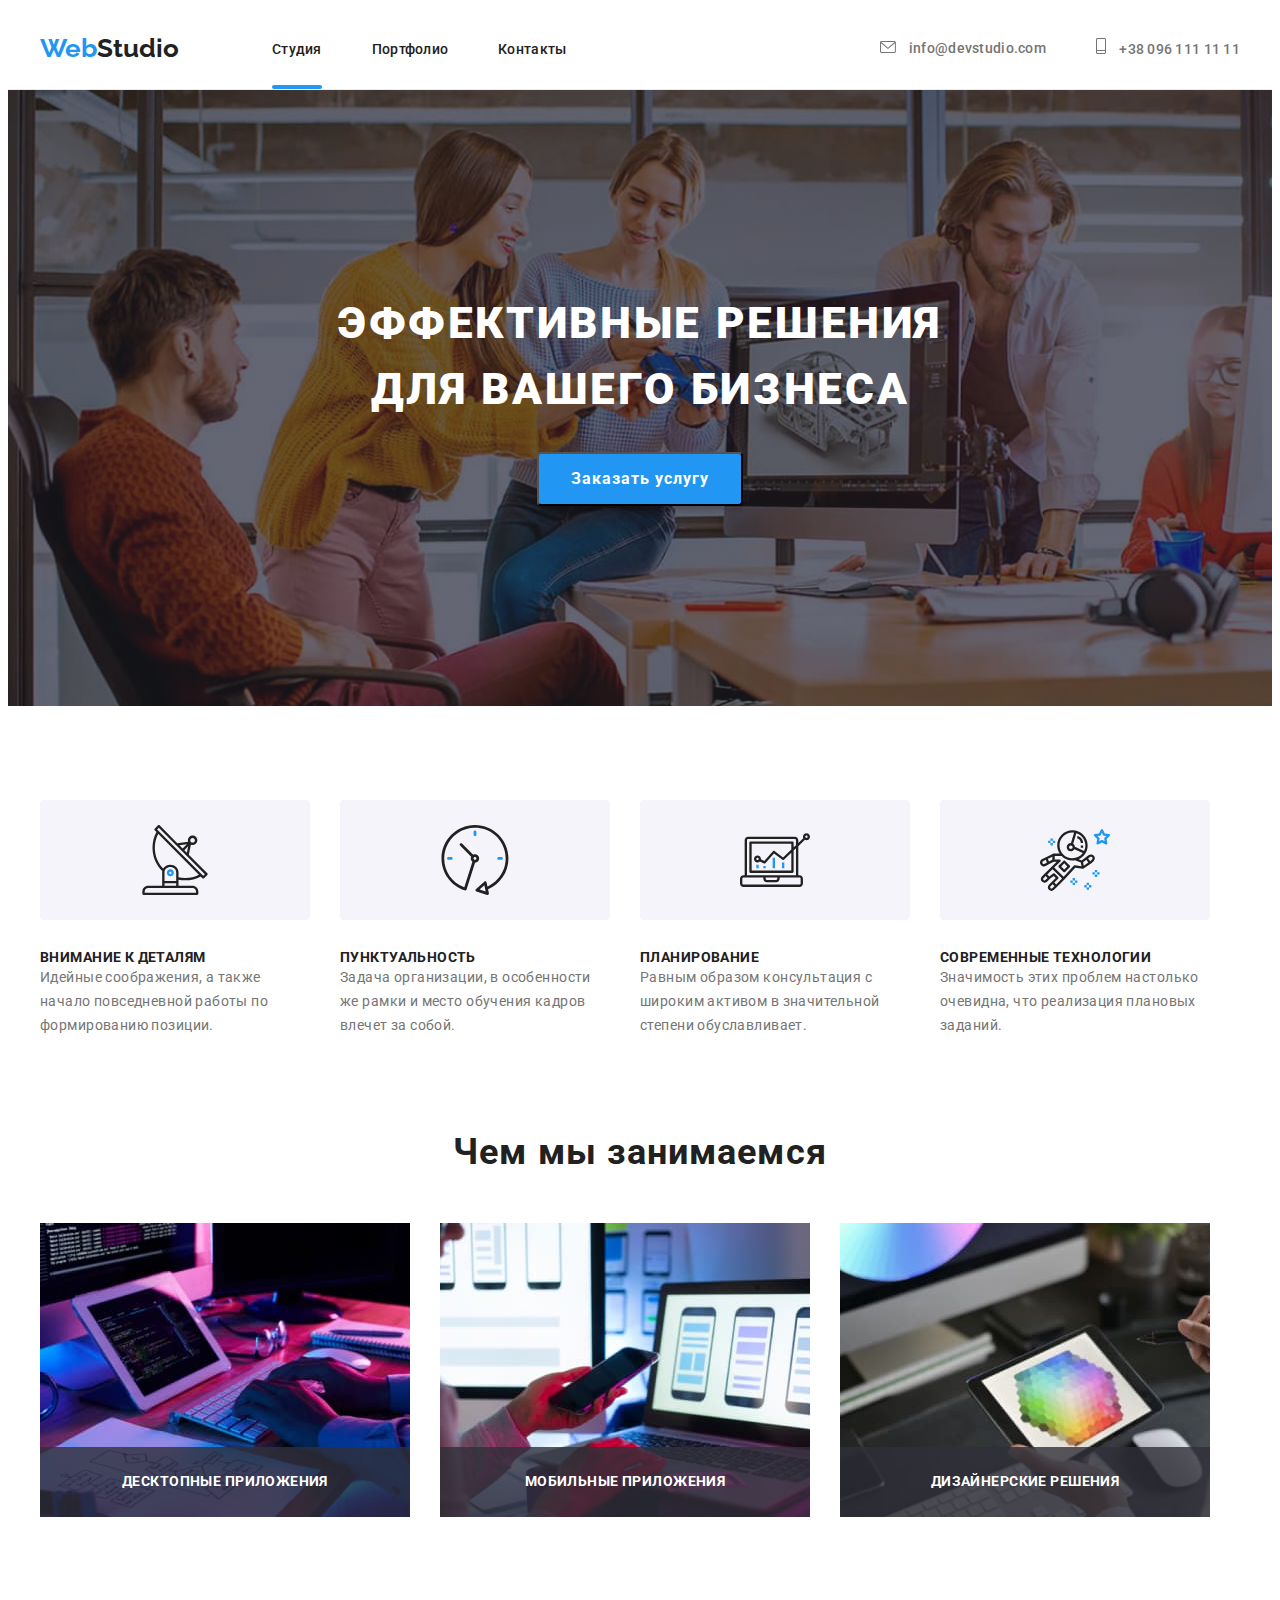
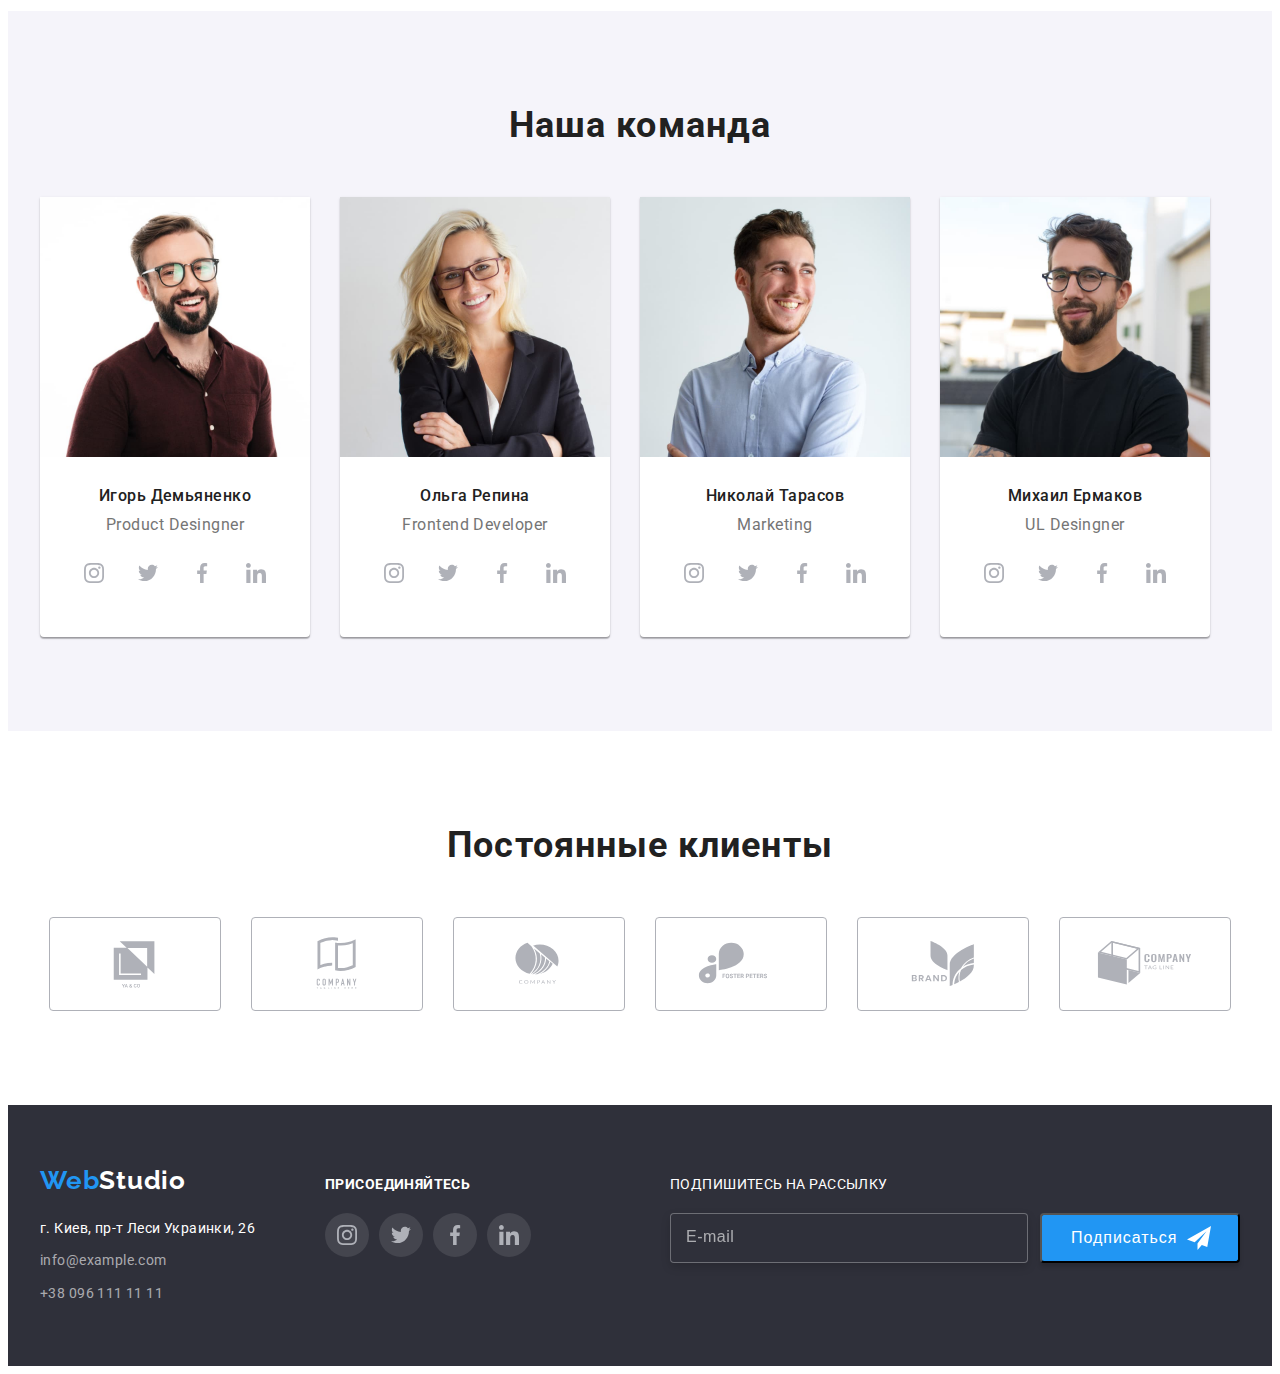
<file: index.html>
<!DOCTYPE html>
<html lang="ru">

<head>
    <meta charset="UTF-8">
    <meta name="viewport" content="width=device-width, initial-scale=1.0">
    <link rel="preconnect" href="https://fonts.googleapis.com">
    <link rel="preconnect" href="https://fonts.gstatic.com" crossorigin>
    <link href="https://fonts.googleapis.com/css2?family=Raleway:wght@700&family=Roboto:wght@400;500;700;900&display=swap" rel="stylesheet">
    <link rel="stylesheet" href="https://cdnjs.cloudflare.com/ajax/libs/modern-normalize/1.1.0/modern-normalize.min.css" integrity="sha512-wpPYUAdjBVSE4KJnH1VR1HeZfpl1ub8YT/NKx4PuQ5NmX2tKuGu6U/JRp5y+Y8XG2tV+wKQpNHVUX03MfMFn9Q==" crossorigin="anonymous" referrerpolicy="no-referrer" />
    
    <link rel="stylesheet" href="./css/main.min.css"> 
    <title>Document</title>
</head>

<body>
    <!--Header-->
    <header class="header">
        <div class="container header-container">
        <a class="header__link" href="./index.html"><span class="web">Web</span>Studio</a>
        
    
        <nav class="header-nav">
        <ul class="header-nav__list">
            <li class="header-nav__item">
                <a class="header-nav__link--studio" href="./index.html">Студия</a>

            </li>
            <li class="header-nav__item"><a class="header-nav__link" href="./portfolio.html">Портфолио</a></li>
            <li class="header-nav__item"><a class="header-nav__link" href="#">Контакты</a></li>
        </ul>
        </nav>
        <ul class="contacts">
        <li class="contacts__item">
            <a class="contacts__link" href="mailto:info@devstudio.com">
            <svg class="envelope">
                <use href="icon/sprite.svg#icon-envelope-hover-1"></use>
            </svg>
            
            info@devstudio.com</a>
            
        </li>
        <li class="contacts__item">
            <a class="contacts__link" href="tel:380961111111">
            <svg class="icon-Vector">
                <use href="icon/sprite.svg#icon-Vector-1"></use>
            </svg>
            +38 096 111 11 11</a>
        </li>   
        </ul>
        </div>
    </header>
    <main>
        <!--Hero-->
        <section class="hero">
            <div class="container">
                <h1 class="hero__title">эффективные решения для вашего бизнеса</h1>
                <div class="modal-block">
                <button data-modal-open class="hero__button" type="button">Заказать услугу</button>
                </div>
                <!--modal-window-->
                <div class="backdrop is-hidden" data-modal>
                    <div class="modal">
                        
                        <button class="modal__open" data-modal-close>
                            <svg class="icon-modal" width="11" height="11">
                                <use class="icon-modal-close" href="icon/sprite.svg#icon--1"></use>
                            </svg>
                        </button>
                       
                        <form class="modal__form">
                            <p class="modal__text">Оставьте свои данные, мы вам перезвоним</p>
                            <label class="modal__label">Имя
                                <input type="text" class="modal__input">
                                <svg class="modal__icon" width="12" height="12">
                                    <use href="icon/sprite.svg#icon-name-modal"></use>
                                </svg>
                            </label>
                            <label class="modal__label">Телефон
                                <input type="tel" class="modal__input">
                                <svg class="modal__icon" width="13" height="13">
                                    <use href="icon/sprite.svg#icon-tel-modal"></use>
                                </svg>
                            </label>
                            <label class="modal__label">Почта
                                <input type="email" class="modal__input">
                                <svg class="modal__icon" width="15" height="12">
                                    <use href="icon/sprite.svg#icon-mail-modal"></use>
                                </svg>
                            </label>
                            <label class="modal__label">Комментарий
                                <textarea name="coments" cols="30" rows="10" placeholder="Введите текст" class="modal__textarea"></textarea>
                            </label>
                            <input class="modal__checkbox" type="checkbox" id="check-form">
                            <label class="modal__checkbox-form" for="check-form"> Соглашаюсь с рассылкой и принимаю &nbsp; <a href="#" class="modal__link">Условия договора</a></label>
                            <button class="modal__button" type="submit">Отправить</button>
                        </form>

                    </div>
                </div>
            </div>
        </section>
        <!--Priorities-->
        <section class="priorities">
            <div class="container">
            <h2 class="visually-hidden">Приоритеты</h2>
            <ul class="priorities__list">
                <li class="priorities__item">
                    <div class="icon-block">
                        <svg class="priorities__icon">
                            <use href="icon/sprite.svg#icon-antenna-1-1"></use>
                        </svg>
                    </div>
                    <h3 class="priorities__title">Внимание к деталям</h3>
                    <p class="priorities__description">Идейные соображения, а также начало повседневной работы по формированию позиции.</p>
                </li>
                <li class="priorities__item">
                    <div class="icon-block">
                        <svg class="priorities__icon">
                            <use href="icon/sprite.svg#icon-clock-1-1"></use>
                        </svg>
                    </div>
                    <h3 class="priorities__title">Пунктуальность</h3>
                    <p class="priorities__description">Задача организации, в особенности же рамки и место обучения кадров влечет за собой.</p>
                </li>
                <li class="priorities__item">
                    <div class="icon-block">
                        <svg class="priorities__icon">
                            <use class="diagram" href="icon/sprite.svg#icon-diagram-1-1"></use>
                        </svg>
                    </div>
                    <h3 class="priorities__title">Планирование</h3>
                    <p class="priorities__description">Равным образом консультация с широким активом в значительной степени обуславливает.</p>
                </li>
                <li class="priorities__item">
                    <div class="icon-block">
                        <svg class="priorities__icon">
                            <use href="icon/sprite.svg#icon-astronaut-1-1"></use>
                        </svg> 
                    </div>
                    <h3 class="priorities__title">Современные технологии</h3>
                    <p class="priorities__description">Значимость этих проблем настолько очевидна, что реализация плановых заданий.</p>
                </li>
            </ul>
        </div>
        </section>
        <!--Specialization-->
        <section class="activity">
            <div class="container">
            <h2 class="activity__title">Чем мы занимаемся</h2>
            <ul class="activity__list">
                <li class="activity__item">
                    <div class="activity__block">
                    <img class="activity__foto" src="./img-tech/ноут.jpg" alt="ноут" width="370" height="294">
                        <div class="activity__text">
                            <p class="activity__description">Десктопные приложения</p>
                        </div>

                    </div>
                </li>
                <li class="activity__item">
                    <div class="activity__block">
                    <img class="activity__foto" src="./img-tech/телефон.jpg" alt="телефон" width="370" height="294">
                    <div class="activity__text">
                        <p class="activity__description">Мобильные приложения</p>
                    </div>
                    </div>
                </li>
                <li class="activity__item">
                    <div class="activity__block">
                    <img class="activity__foto" src="./img-tech/планшет.jpg" alt="планшет" width="370" height="294">
                    <div class="activity__text">
                        <p class="activity__description">Дизайнерские решения</p>
                    </div>
                    </div>
                    </li>
            </ul>
        </div>  
        </section>
        <!--Team-->
        <section class="team">
            <div class="container">
            <h2 class="team__title">Наша команда</h2>
            <ul class="team__list">
                <li class="team__item">
                    <img class="team__foto" src="./img-tech/ИгорьДемьяненко.jpg" alt="Игорь Демьяненко" width="270" height="260">
                    <div class="team-box">
                    <h3 class="team__name">Игорь Демьяненко</h3>
                    <p class="team__position">Product Desingner</p>
                    <ul class="team__social-list">
                        <li class="team__social-item">
                            <a class="team__social-link" href="instagram">
                                <svg class="team__social-icon">
                                    <use href="icon/sprite.svg#icon-instagram-2-1"></use>
                                </svg>
                            </a>
                        </li>
                        <li class="team__social-item">
                            <a class="team__social-link" href="twitter">
                                <svg class="team__social-icon">
                                    <use href="icon/sprite.svg#icon-twitter-1-1"></use>
                                </svg>
                            </a>
                        </li>
                        <li class="team__social-item">
                            <a class="team__social-link" href="facebook">
                                <svg class="team__social-icon">
                                    <use href="icon/sprite.svg#icon-facebook-1-1"></use>
                                </svg>
                            </a>
                        </li>
                        <li class="team__social-item">
                            <a class="team__social-link" href="linkedin">
                                <svg class="team__social-icon">
                                    <use href="icon/sprite.svg#icon-linkedin-1-1"></use>
                                </svg>
                            </a>
                        </li>
                    </ul>
                    </div>
                </li>
                <li class="team__item">
                    <img class="team__foto" src="./img-tech/ОльгаРепина.jpg" alt="Ольга Репина" width="270" height="260">
                    <div class="team-box">
                    <h3 class="team__name">Ольга Репина</h3>
                    <p class="team__position">Frontend Developer</p>
                    <ul class="team__social-list">
                        <li class="team__social-item">
                            <a class="team__social-link" href="instagram">
                                <svg class="team__social-icon">
                                    <use href="icon/sprite.svg#icon-instagram-2-1"></use>
                                </svg>
                            </a>
                        </li>
                        <li class="team__social-item">
                            <a class="team__social-link" href="twitter">
                                <svg class="team__social-icon">
                                    <use href="icon/sprite.svg#icon-twitter-1-1"></use>
                                </svg>
                            </a>
                        </li>
                        <li class="team__social-item">
                            <a class="team__social-link" href="facebook">
                                <svg class="team__social-icon">
                                    <use href="icon/sprite.svg#icon-facebook-1-1"></use>
                                </svg>
                            </a>
                        </li>
                        <li class="team__social-item">
                            <a class="team__social-link" href="linkedin">
                                <svg class="team__social-icon">
                                    <use href="icon/sprite.svg#icon-linkedin-1-1"></use>
                                </svg>
                            </a>
                        </li>
                    </ul>
                    </div>
                </li>
                <li class="team__item">
                    <img class="team__foto" src="./img-tech/НиколайТарасов.jpg" alt="Николай Тарасов" width="270" height="260">
                    <div class="team-box">
                    <h3 class="team__name">Николай Тарасов</h3>
                    <p class="team__position">Marketing</p>
                    <ul class="team__social-list">
                        <li class="team__social-item">
                            <a class="team__social-link" href="instagram">
                                <svg class="team__social-icon">
                                    <use href="icon/sprite.svg#icon-instagram-2-1"></use>
                                </svg>
                            </a>
                        </li>
                        <li class="team__social-item">
                            <a class="team__social-link" href="twitter">
                                <svg class="team__social-icon">
                                    <use href="icon/sprite.svg#icon-twitter-1-1"></use>
                                </svg>
                            </a>
                        </li>
                        <li class="team__social-item">
                            <a class="team__social-link" href="facebook">
                                <svg class="team__social-icon">
                                    <use href="icon/sprite.svg#icon-facebook-1-1"></use>
                                </svg>
                            </a>
                        </li>
                        <li class="team__social-item">
                            <a class="team__social-link" href="linkedin">
                                <svg class="team__social-icon">
                                    <use href="icon/sprite.svg#icon-linkedin-1-1"></use>
                                </svg>
                            </a>
                        </li>
                    </ul>
                    </div>
                </li>
                <li class="team__item">
                    <img class="team__foto" src="./img-tech/МихаилЕрмаков.jpg" alt="Михаил Ермаков"  width="270" height="260">
                    <div class="team-box">
                    <h3 class="team__name">Михаил Ермаков</h3>
                    <p class="team__position">UL Desingner</p>
                    <ul class="team__social-list">
                        <li class="team__social-item">
                            <a class="team__social-link" href="instagram">
                                <svg class="team__social-icon">
                                    <use href="icon/sprite.svg#icon-instagram-2-1"></use>
                                </svg>
                            </a>
                        </li>
                        <li class="team__social-item">
                            <a class="team__social-link" href="twitter">
                                <svg class="team__social-icon">
                                    <use href="icon/sprite.svg#icon-twitter-1-1"></use>
                                </svg>
                            </a>
                        </li>
                        <li class="team__social-item">
                            <a class="team__social-link" href="facebook">
                                <svg class="team__social-icon">
                                    <use href="icon/sprite.svg#icon-facebook-1-1"></use>
                                </svg>
                            </a>
                        </li>
                        <li class="team__social-item">
                            <a class="team__social-link" href="linkedin">
                                <svg class="team__social-icon">
                                    <use href="icon/sprite.svg#icon-linkedin-1-1"></use>
                                </svg>
                            </a>
                        </li>
                    </ul>
                    </div>
                </li>
            </ul>
            </div>
        </section>
        <!--Clients-->
        <section class="clients">
            <div class="container">
                <h2 class="clients__text">Постоянные клиенты</h2>
                    <ul class="clients__list">
                        <li class="clients__item">
                            <a  class="clients__link" href="">
                            <svg class="clients__icon">
                                <use href="icon/sprite.svg#icon-Logo-5"></use>
                            
                            </svg>
                            </a>
                        </li>
                        <li class="clients__item"> 
                            <a class="clients__link" href="">
                            <svg class="clients__icon"> 
                                <use href="icon/sprite.svg#icon-Logo-6-1"></use>
                            </svg>
                                </a>
                        </li>
                        <li class="clients__item">
                            <a class="clients__link" href="">
                            <svg class="clients__icon">
                                <use href="icon/sprite.svg#icon-Logo-1-1"></use>
                            </svg>
                            </a>
                        </li>
                        <li class="clients__item">
                            <a class="clients__link" href="">
                            <svg class="clients__icon">
                                <use href="icon/sprite.svg#icon-Logo-2-1"></use>
                            </svg>
                            </a>
                        </li>
                        <li class="clients__item">
                            <a class="clients__link" href="">
                            <svg class="clients__icon">
                                <use href="icon/sprite.svg#icon-Logo-3-1"></use>
                            </svg>
                            </a>
                        </li>
                        <li class="clients__item">
                            <a class="clients__link" href="">
                            <svg class="clients__icon">
                                <use href="icon/sprite.svg#icon-Logo-4-1"></use>
                            </svg>
                            </a>
                        </li>
                    </ul>
                
            </div>
        </section>
        
    </main>
        <!--Footer-->
    <footer class="footer"> 
        <div class="container">
            <div class="footer-box">
            <a class="footer__link" href="./index.html"><span class="web">Web</span><span class="studio">Studio</span></a>
           
                    <address class="footer__address">г. Киев, пр-т Леси Украинки, 26</address>
                   <ul class="footer__list">
                       <li class="footer__item"><a class="footer__item--contacts" href="mailto:info@example.com">info@example.com</a></li>
                       <li class="footer__item"><a class="footer__item--contacts" href="tel:380961111111">+38 096 111 11 11</a></li>
                   </ul>  
                
        </div>
        <div class="footer-social">
            <p class="footer-text">присоединяйтесь</p>
                <ul class="footer-icon">
                    <li class="footer-icon-box">
                        <a class="footer-icon-link" href="instagram">
                            <svg class="footer-icon-social">
                                <use href="icon/sprite.svg#icon-instagram-2-1"></use>
                            </svg>
                        </a>
                    </li>
                    <li class="footer-icon-box">
                        <a class="footer-icon-link" href="twitter">
                            <svg class="footer-icon-social">
                                <use href="icon/sprite.svg#icon-twitter-1-1"></use>
                            </svg>
                        </a>
                    </li>
                    <li class="footer-icon-box">
                        <a class="footer-icon-link" href="facebook">
                            <svg class="footer-icon-social">
                                <use href="icon/sprite.svg#icon-facebook-1-1"></use>
                            </svg>
                        </a>
                    </li>
                    <li class="footer-icon-box">
                        <a class="footer-icon-link" href="linkedin">
                            <svg class="footer-icon-social">
                                <use href="icon/sprite.svg#icon-linkedin-1-1"></use>
                            </svg>
                        </a>
                    </li>
                </ul>
            
        </div>
        <div class="subscribe">
            <p class="text-subscribe">Подпишитесь на рассылку</p>
            <form class="form-subscribe">
                <input class="input-subscribe" type="text" name="email" placeholder="E-mail">
            <button class="button-subscribe" type="submit">Подписаться
                <svg class="subscribe-svg" width="24" height="24">
                    <use href="icon/iconmail.svg#icon-iconmail-1"></use>
                </svg>
            </button>
        </form>
        </div>
    </div>
    </footer> 
    <script src="./js/modal.js"></script>
    </body>   
</html>
</file>
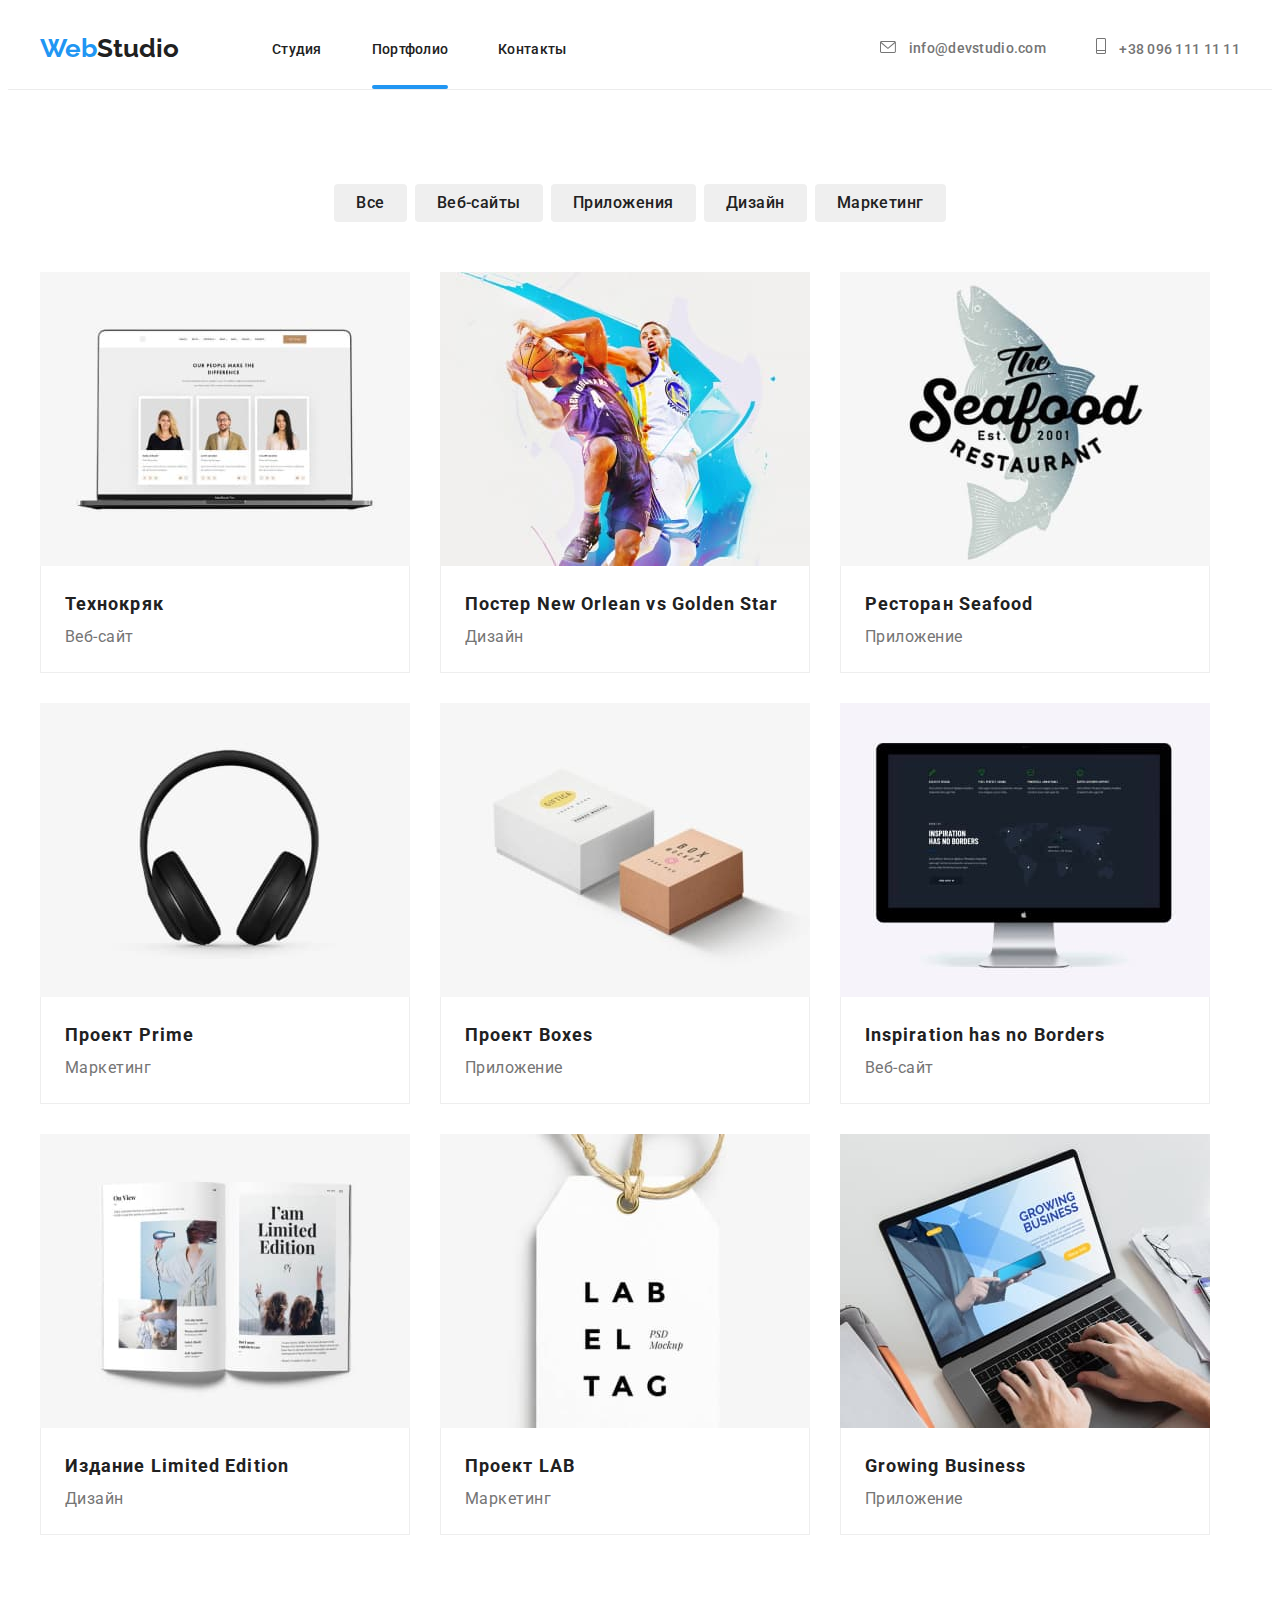
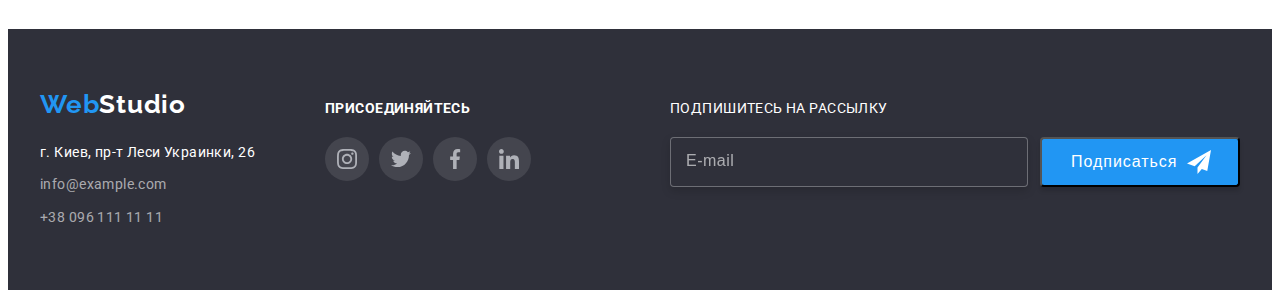
<file: portfolio.html>
<!DOCTYPE html>
<html lang="ru">

<head>
    <meta charset="UTF-8">
    <meta name="viewport" content="width=device-width, initial-scale=1.0">
    <link rel="preconnect" href="https://fonts.googleapis.com">
    <link rel="preconnect" href="https://fonts.gstatic.com" crossorigin>
    <link href="https://fonts.googleapis.com/css2?family=Raleway:wght@700&family=Roboto:wght@400;500;700;900&display=swap" rel="stylesheet">
    <link rel="stylesheet" href="https://cdnjs.cloudflare.com/ajax/libs/modern-normalize/1.1.0/modern-normalize.min.css" integrity="sha512-wpPYUAdjBVSE4KJnH1VR1HeZfpl1ub8YT/NKx4PuQ5NmX2tKuGu6U/JRp5y+Y8XG2tV+wKQpNHVUX03MfMFn9Q==" crossorigin="anonymous" referrerpolicy="no-referrer" />
    <link rel="stylesheet" href="./css/main.min.css">
    <title>Document</title>
</head>

<body>
    <!--Header-->
    <header class="header">
        <div class="container header-container">
        <a class="header__link" href="./index.html"><span class="web">Web</span>Studio</a>
        
    
        <nav class="header-nav">
        <ul class="header-nav__list">
            <li class="header-nav__item"><a class="header-nav__link" href="./index.html">Студия</a></li>
            <li class="header-nav__item"><a class="header-nav__link--portfolio" href="./portfolio.html">Портфолио</a></li>
            <li class="header-nav__item"><a class="header-nav__link" href="#">Контакты</a></li>
        </ul>
        </nav>
        <ul class="contacts">
            <li class="contacts__item">
                <a class="contacts__link" href="mailto:info@devstudio.com">
                <svg class="envelope">
                    <use href="icon/sprite.svg#icon-envelope-hover-1"></use>
                </svg>
                
                info@devstudio.com</a>
                
            </li>
            <li class="contacts__item">
                <a class="contacts__link" href="tel:380961111111">
                <svg class="icon-Vector">
                    <use href="icon/sprite.svg#icon-Vector-1"></use>
                </svg>
                +38 096 111 11 11</a>
            </li>   
            </ul>
        </div>
    </header>
    <main>
        <!--Portfolio-->
<section class="portfolio-sektion">  
        <div class="container">     
                <ul class="portfolio-list">
                    <li class="portfolio-item"><button class="portfolio-button" type="button" >Все</button></li>
                    <li class="portfolio-item"><button class="portfolio-button" type="button">Веб-сайты</button></li>
                    <li class="portfolio-item"><button class="portfolio-button" type="button">Приложения</button></li>
                    <li class="portfolio-item"><button class="portfolio-button" type="button">Дизайн</button></li>
                    <li class="portfolio-item"><button class="portfolio-button" type="button">Маркетинг</button></li>
                </ul>
            
  

        <!--Список-->
            
                <ul class="portfolio-details-list">
                    <li class="portfolio-block">
                        <a class="portfolio-link" href="">
                         <div class="portfpliuo-block-img">
                        <img class="portfolio-img" src="./img-tech/portfolio/Технокряк.jpg" alt="Технокряк" width="370" height="294">
                        
                            <div class="text-img-portfolio">
                                <p class="text-img">Технокряк это современная площадка распространения коронавируса. Компании используют эту платформу для цифрового шпионажа и атак на защищённые сервера конкурентов.</p>
                            </div>
                         </div>
                        <div class="portfolio-details-item">
                        <h3 class="portfolio-heading">Технокряк</h3>
                        <p class="portfolio-description">Веб-сайт</p>
                        </div>
                        </a>
                    </li>
                    <li class="portfolio-block">
                        <a class="portfolio-link" href="">
                        <img class="portfolio-img" src="./img-tech/portfolio/ПостерNewOrleanvsGoldenStar.jpg" alt="Постер New Orlean vs Golden Star" width="370" height="294">
                        <div class="portfolio-details-item">
                        <h3 class="portfolio-heading">Постер New Orlean vs Golden Star</h3>
                        <p class="portfolio-description">Дизайн</p>
                        </div>
                        </a>
                    </li>
                    <li class="portfolio-block">
                        <a class="portfolio-link" href="">
                        <img class="portfolio-img" src="./img-tech/portfolio/РесторанSeafood.jpg" alt="Ресторан Seafood" width="370" height="294">
                        <div class="portfolio-details-item">
                        <h3 class="portfolio-heading">Ресторан Seafood</h3>
                        <p class="portfolio-description">Приложение</p>
                        </div>
                        </a>
                    </li>
                    <li class="portfolio-block">
                        <a class="portfolio-link" href="">
                        <img class="portfolio-img" src="./img-tech/portfolio/ПроектPrime.jpg" alt="Проект Prime" width="370" height="294">
                        <div class="portfolio-details-item">
                        <h3 class="portfolio-heading">Проект Prime</h3>
                        <p class="portfolio-description">Маркетинг</p>
                        </div>
                        </a>
                    </li>
                    <li class="portfolio-block">
                        <a class="portfolio-link" href="">
                        <img class="portfolio-img" src="./img-tech/portfolio/ПроектBoxes.jpg" alt="Проект Boxes" width="370" height="294">
                        <div class="portfolio-details-item">
                        <h3 class="portfolio-heading">Проект Boxes</h3>
                        <p class="portfolio-description">Приложение</p>
                        </div>
                        </a>
                    </li>
                    <li class="portfolio-block">
                        <a class="portfolio-link" href="">
                        <img class="portfolio-img" src="./img-tech/portfolio/InspirationhasnoBorders.jpg" alt="Inspiration has no Borders" width="370" height="294">
                        <div class="portfolio-details-item">
                        <h3 class="portfolio-heading">Inspiration has no Borders</h3>
                        <p class="portfolio-description">Веб-сайт</p>
                        </div>
                        </a>
                    </li>
                    <li class="portfolio-block">
                        <a class="portfolio-link" href="">
                        <img class="portfolio-img" src="./img-tech/portfolio/ИзданиеLimitedEdition.jpg" alt="Издание Limited Edition" width="370" height="294">
                        <div class="portfolio-details-item">
                        <h3 class="portfolio-heading">Издание Limited Edition</h3>
                        <p class="portfolio-description">Дизайн</p>
                        </div>
                        </a>
                    </li>
                    <li class="portfolio-block">
                        <a class="portfolio-link" href="">
                        <img class="portfolio-img" src="./img-tech/portfolio/ПроектLAB.jpg" alt="Проект LAB" width="370" height="294">
                        <div class="portfolio-details-item">
                        <h3 class="portfolio-heading">Проект LAB</h3>
                        <p class="portfolio-description">Маркетинг</p>
                        </div>
                        </a>
                    </li>
                    <li class="portfolio-block">
                        <a class="portfolio-link" href="">
                        <img class="portfolio-img" src="./img-tech/portfolio/GrowingBusiness.jpg" alt="Growing Business" width="370" height="294">
                        <div class="portfolio-details-item">
                        <h3 class="portfolio-heading">Growing Business</h3>
                        <p class="portfolio-description">Приложение</p>
                        </div>
                        </a>
                    </li>
                </ul>
            </div>
        </section>
    </main>
    

    <!--Footer-->
    <footer class="footer"> 
        <div class="container">
            <div class="footer-box">
            <a class="footer__link" href="./index.html"><span class="web">Web</span><span class="studio">Studio</span></a>
           
                    <address class="footer__address">г. Киев, пр-т Леси Украинки, 26</address>
                   <ul class="footer__list">
                       <li class="footer__item"><a class="footer__item--contacts" href="mailto:info@example.com">info@example.com</a></li>
                       <li class="footer__item"><a class="footer__item--contacts" href="tel:380961111111">+38 096 111 11 11</a></li>
                   </ul>  
                
        </div>
        <div class="footer-social">
            <p class="footer-text">присоединяйтесь</p>
                <ul class="footer-icon">
                    <li class="footer-icon-box">
                        <a class="footer-icon-link" href="instagram">
                            <svg class="footer-icon-social">
                                <use href="icon/sprite.svg#icon-instagram-2-1"></use>
                            </svg>
                        </a>
                    </li>
                    <li class="footer-icon-box">
                        <a class="footer-icon-link" href="twitter">
                            <svg class="footer-icon-social">
                                <use href="icon/sprite.svg#icon-twitter-1-1"></use>
                            </svg>
                        </a>
                    </li>
                    <li class="footer-icon-box">
                        <a class="footer-icon-link" href="facebook">
                            <svg class="footer-icon-social">
                                <use href="icon/sprite.svg#icon-facebook-1-1"></use>
                            </svg>
                        </a>
                    </li>
                    <li class="footer-icon-box">
                        <a class="footer-icon-link" href="linkedin">
                            <svg class="footer-icon-social">
                                <use href="icon/sprite.svg#icon-linkedin-1-1"></use>
                            </svg>
                        </a>
                    </li>
                </ul>
            
        </div>
        <div class="subscribe">
            <p class="text-subscribe">Подпишитесь на рассылку</p>
            <form class="form-subscribe">
                <input class="input-subscribe" type="text" name="email" placeholder="E-mail">
            <button class="button-subscribe" type="submit">Подписаться
                <svg class="subscribe-svg" width="24" height="24">
                    <use href="icon/iconmail.svg#icon-iconmail-1"></use>
                </svg>
            </button>
        </form>
        </div>
    </div>
    </footer> 
    </body>
</html>
</file>
<file: css/main.min.css>
:root{--primary-color: #212121;--secondary-color: #757575;--interactive-color: #2196f3;--header-color: #ffffff;--background-color: #2f303a;--rear-background:#F5F4FA;--primary-font: "Roboto";--secondary-font: "Raleway";--transit-time: 250ms;--transition-properties: cubic-bezier(0.4, 0, 0.2, 1)}body{font-family:var(--primary-font),sans-serif;font-style:normal;font-weight:400;color:var(--primary-color)}a{text-decoration:none}ul,ol{list-style:none}address{font-style:normal}h1,h2,h3,h4,h5,h6,p,ul{margin:0px;padding:0px}.visually-hidden{position:absolute;width:1px;height:1px;margin:-1px;border:0;padding:0;white-space:nowrap;-webkit-clip-path:inset(100%);clip-path:inset(100%);clip:rect(0 0 0 0);overflow:hidden}img{display:block;max-width:100%}.container{width:1200px;padding:0 15px;margin:0 auto}.header-container{display:-webkit-box;display:-ms-flexbox;display:flex;-webkit-box-align:center;-ms-flex-align:center;align-items:center}.header{padding-top:25px;padding-bottom:25px;border-bottom:1px solid #ececec}.header-nav{display:-webkit-box;display:-ms-flexbox;display:flex;-webkit-box-align:center;-ms-flex-align:center;align-items:center}.header-nav__list{display:-webkit-box;display:-ms-flexbox;display:flex}.web{color:var(--interactive-color)}.header-nav__item:not(:last-child){margin-right:50px}.header__link{font-family:var(--secondary-font);margin-right:93px;-ms-flex-item-align:center;align-self:center;text-decoration:none;font-family:Raleway;font-style:normal;font-weight:bold;font-size:26px;line-height:1.19;color:var(--primary-color)}.header-nav__link{font-family:var(--primary-font);font-weight:500;font-size:14px;line-height:1.14;letter-spacing:.02em;color:var(--primary-color)}.header-nav__link--studio:active,.header-nav__link--studio:visited{color:var(--interactive-color)}.header-nav__link,.header-nav__link--studio{position:relative;padding-top:32px;padding-bottom:32px;color:var(--primary-color);font-weight:500;font-size:14px;line-height:1.2;letter-spacing:.02em;text-decoration:none;-webkit-transition:color var(--transit-time) var(--transition-properties);-o-transition:color var(--transit-time) var(--transition-properties);transition:color var(--transit-time) var(--transition-properties)}.header-nav__link--studio::after{position:absolute;content:"";display:block;bottom:0;width:100%;height:4px;background:var(--interactive-color);border-radius:2px;-webkit-transition:-webkit-transform var(--transit-time) var(--transition-properties);transition:-webkit-transform var(--transit-time) var(--transition-properties);-o-transition:transform var(--transit-time) var(--transition-properties);transition:transform var(--transit-time) var(--transition-properties);transition:transform var(--transit-time) var(--transition-properties), -webkit-transform var(--transit-time) var(--transition-properties)}.header-nav__link--portfolio{position:relative;padding-top:32px;padding-bottom:32px;color:var(--primary-color);font-weight:500;font-size:14px;line-height:1.2;letter-spacing:.02em;text-decoration:none;-webkit-transition:-webkit-transform var(--transit-time) var(--transition-properties);transition:-webkit-transform var(--transit-time) var(--transition-properties);-o-transition:transform var(--transit-time) var(--transition-properties);transition:transform var(--transit-time) var(--transition-properties);transition:transform var(--transit-time) var(--transition-properties), -webkit-transform var(--transit-time) var(--transition-properties)}.header-nav__link--portfolio::after{position:absolute;content:"";display:block;bottom:0;width:100%;height:4px;background:var(--interactive-color);border-radius:2px;-webkit-transition:-webkit-transform var(--transit-time) var(--transition-properties);transition:-webkit-transform var(--transit-time) var(--transition-properties);-o-transition:transform var(--transit-time) var(--transition-properties);transition:transform var(--transit-time) var(--transition-properties);transition:transform var(--transit-time) var(--transition-properties), -webkit-transform var(--transit-time) var(--transition-properties)}.header-nav__link--portfolio:active,.header-nav__link--portfolio:visited{color:var(--interactive-color)}.header-nav__link:focus,.header-nav__link:hover{background-color:var(--header-color);color:var(--interactive-color);cursor:pointer}.contacts{display:-webkit-box;display:-ms-flexbox;display:flex;margin-left:auto}.contacts__item:not(:last-child){margin-right:50px}.contacts__link{font-family:var(--primary-font);font-weight:500;font-size:14px;line-height:1.14;letter-spacing:.02em;color:var(--secondary-color);-webkit-transition:color var(--transit-time) var(--transition-properties);-o-transition:color var(--transit-time) var(--transition-properties);transition:color var(--transit-time) var(--transition-properties)}.contacts__link:focus,.contacts__link:hover{color:var(--interactive-color)}.contacts__link:focus svg,.contacts__link:hover svg{fill:var(--interactive-color)}.envelope{width:16px;height:12px;margin-right:10px;fill:var(--secondary-color);-webkit-transition:fill var(--transit-time) var(--transition-properties);-o-transition:fill var(--transit-time) var(--transition-properties);transition:fill var(--transit-time) var(--transition-properties)}.icon-Vector{width:10px;height:16px;margin-right:10px;fill:var(--secondary-color);-webkit-transition:fill var(--transit-time) var(--transition-properties);-o-transition:fill var(--transit-time) var(--transition-properties);transition:fill var(--transit-time) var(--transition-properties)}.hero{max-width:1600px;margin:0 auto;background-color:var(--background-color);padding:200px 0;background-image:-webkit-gradient(linear, left top, right top, from(rgba(47, 48, 58, 0.4)), to(rgba(47, 48, 58, 0.4))),url(../img-tech/herofoto.jpg);background-image:-o-linear-gradient(left, rgba(47, 48, 58, 0.4), rgba(47, 48, 58, 0.4)),url(../img-tech/herofoto.jpg);background-image:linear-gradient(to right, rgba(47, 48, 58, 0.4), rgba(47, 48, 58, 0.4)),url(../img-tech/herofoto.jpg);background-repeat:no-repeat;background-size:cover}.hero__title{width:696px;margin:0 auto;margin-bottom:30px;font-weight:900;font-size:44px;line-height:1.5;text-align:center;letter-spacing:.06em;text-transform:uppercase;color:var(--header-color)}.backdrop{position:fixed;top:0;left:0;position:center;min-width:100%;min-height:100%;background-color:rgba(0,0,0,.2);opacity:1;-webkit-transition:opacity var(--transit-time) var(--transition-properties),visibility var(--transit-time) var(--transition-properties);-o-transition:opacity var(--transit-time) var(--transition-properties),visibility var(--transit-time) var(--transition-properties);transition:opacity var(--transit-time) var(--transition-properties),visibility var(--transit-time) var(--transition-properties)}.hero__button{display:-webkit-box;display:-ms-flexbox;display:flex;-webkit-box-pack:center;-ms-flex-pack:center;justify-content:center;-webkit-box-align:center;-ms-flex-align:center;align-items:center}.backdrop.is-hidden{visibility:hidden;opacity:0;pointer-events:none}.backdrop.is-hidden .modal{-webkit-transform:scale(0.9) translate(-50%, -50%);-ms-transform:scale(0.9) translate(-50%, -50%);transform:scale(0.9) translate(-50%, -50%)}.modal{position:absolute;top:50%;left:50%;-webkit-transform:scale(1) translate(-50%, -50%);-ms-transform:scale(1) translate(-50%, -50%);transform:scale(1) translate(-50%, -50%);width:528px;height:581px;background-color:var(--header-color);-webkit-box-shadow:0px 1px 3px rgba(0,0,0,.12),0px 1px 1px rgba(0,0,0,.14),0px 2px 1px rgba(0,0,0,.2);box-shadow:0px 1px 3px rgba(0,0,0,.12),0px 1px 1px rgba(0,0,0,.14),0px 2px 1px rgba(0,0,0,.2);border-radius:4px;-webkit-transition:-webkit-transform var(--transit-time) var(--transition-properties);transition:-webkit-transform var(--transit-time) var(--transition-properties);-o-transition:transform var(--transit-time) var(--transition-properties);transition:transform var(--transit-time) var(--transition-properties);transition:transform var(--transit-time) var(--transition-properties), -webkit-transform var(--transit-time) var(--transition-properties)}.modal__open{position:absolute;top:8px;right:8px;width:30px;height:30px;border-radius:50%;cursor:pointer;background:var(--header-color);border:1px solid rgba(0,0,0,.1);-webkit-box-sizing:border-box;box-sizing:border-box;display:-webkit-box;display:-ms-flexbox;display:flex;-webkit-box-pack:center;-ms-flex-pack:center;justify-content:center;-webkit-box-align:center;-ms-flex-align:center;align-items:center;-webkit-transition:fill var(--transit-time) var(--transition-properties);-o-transition:fill var(--transit-time) var(--transition-properties);transition:fill var(--transit-time) var(--transition-properties)}.modal__open:hover,.modal__open:focus{fill:var(--interactive-color)}.hero__button{display:inline-block;margin-left:auto;margin-right:auto}.hero__button{padding:10px 32px;color:var(--header-color);background-color:var(--interactive-color);-webkit-box-shadow:0px 4px 4px rgba(0,0,0,.15);box-shadow:0px 4px 4px rgba(0,0,0,.15);border-radius:4px;font-family:var(--primary-font);font-style:normal;font-weight:bold;font-size:16px;line-height:1.87;display:-webkit-box;display:-ms-flexbox;display:flex;-webkit-box-align:center;-ms-flex-align:center;align-items:center;text-align:center;letter-spacing:.06em;-webkit-transition:-webkit-box-shadow var(--transit-time) var(--transition-properties);transition:-webkit-box-shadow var(--transit-time) var(--transition-properties);-o-transition:box-shadow var(--transit-time) var(--transition-properties);transition:box-shadow var(--transit-time) var(--transition-properties);transition:box-shadow var(--transit-time) var(--transition-properties), -webkit-box-shadow var(--transit-time) var(--transition-properties)}.modal__form{padding:40px}.modal__text{font-size:20px;line-height:1.15;text-align:center;letter-spacing:.03em;color:var(--primary-color);font-weight:bold}.modal__label{display:block;color:var(--secondary-color);font-size:12px;margin-top:12px;position:relative}.modal__input{width:100%;height:40px;border:1px solid rgba(33,33,33,.2);border-radius:4px;margin-top:4px;padding:0 12px 0 42px;-webkit-transition:border-color var(--transit-time) var(--transition-properties);-o-transition:border-color var(--transit-time) var(--transition-properties);transition:border-color var(--transit-time) var(--transition-properties)}.modal__icon{display:block;position:absolute;top:55%;bottom:auto;-webkit-transition:fill var(--transit-time) var(--transition-properties);-o-transition:fill var(--transit-time) var(--transition-properties);transition:fill var(--transit-time) var(--transition-properties);fill:var(--primary-color);left:15px}.modal__textarea{width:100%;height:120px;border:1px solid rgba(33,33,33,.2);-webkit-box-sizing:border-box;box-sizing:border-box;border-radius:4px;padding:12px 16px;margin-top:4px;-webkit-transition:border-color var(--transit-time) var(--transition-properties);-o-transition:border-color var(--transit-time) var(--transition-properties);transition:border-color var(--transit-time) var(--transition-properties);resize:none}.modal__textarea::-webkit-input-placeholder{font-size:12px;line-height:14px;letter-spacing:.01em;color:rgba(117,117,117,.5)}.modal__textarea::-moz-placeholder{font-size:12px;line-height:14px;letter-spacing:.01em;color:rgba(117,117,117,.5)}.modal__textarea:-ms-input-placeholder{font-size:12px;line-height:14px;letter-spacing:.01em;color:rgba(117,117,117,.5)}.modal__textarea::-ms-input-placeholder{font-size:12px;line-height:14px;letter-spacing:.01em;color:rgba(117,117,117,.5)}.modal__textarea::placeholder{font-size:12px;line-height:14px;letter-spacing:.01em;color:rgba(117,117,117,.5)}.modal__button{display:block;margin-top:30px;margin-left:124px;width:200px;height:50px;left:700px;top:712px;text-align:center;color:var(--header-color);background:var(--interactive-color);-webkit-box-shadow:0px 4px 4px rgba(0,0,0,.15);box-shadow:0px 4px 4px rgba(0,0,0,.15);border-radius:4px}.modal__checkbox-form{display:block;margin-left:7px;color:var(--secondary-color);font-size:14px;line-height:24px;position:relative;margin-top:20px}.modal__link{text-decoration:underline;color:var(--interactive-color)}.modal__checkbox{position:absolute;clip:rect(0 0 0 0);width:1px;height:1px;margin:-1px;border:0;padding:0;overflow:hidden}.modal__checkbox:checked+.modal__checkbox-form::before{background-color:var(--interactive-color);background-image:url(../icon/iconcheck.svg);background-size:contain;background-repeat:no-repeat;border-color:transparent;background-origin:border-box}.modal__checkbox:focus+.modal__checkbox-form::before{border-color:var(--interactive-color)}.modal__checkbox:hover+.modal__checkbox-form::before{background-size:contain;background-repeat:no-repeat;border-color:var(--interactive-color);background-origin:border-box}.modal__checkbox-form::before{display:inline-block;content:"";width:16px;height:15px;border:2px solid #212121;border-radius:2px;margin-right:8px;-webkit-transition:border-color var(--transit-time) var(--transition-properties);-o-transition:border-color var(--transit-time) var(--transition-properties);transition:border-color var(--transit-time) var(--transition-properties)}.modal__input:focus{border:1px solid var(--interactive-color);outline:0;outline-offset:0}.modal__textarea:focus{border:1px solid var(--interactive-color);outline:0;outline-offset:0}.modal__input:focus+svg{fill:var(--interactive-color)}.icon-block{height:120px;display:-webkit-box;display:-ms-flexbox;display:flex;-webkit-box-align:center;-ms-flex-align:center;align-items:center;-webkit-box-pack:center;-ms-flex-pack:center;justify-content:center;background-color:var(--rear-background);border-radius:4px;margin-bottom:30px}.priorities__icon{width:70px;height:70px}.priorities{padding-top:94px}.priorities__list{display:-webkit-box;display:-ms-flexbox;display:flex}.priorities__item:not(:last-child){margin-right:30px}.priorities__item{width:270px}.priorities__title{font-weight:700;font-size:14px;line-height:1.14;letter-spacing:.03em;text-transform:uppercase}.priorities__description{font-size:14px;line-height:1.71;letter-spacing:.03em;color:var(--secondary-color);text-transform:none}.activity{padding-top:94px;padding-bottom:94px}.activity__title{font-family:var(--primary-font);font-weight:bold;font-size:36px;line-height:1.16;text-align:center;letter-spacing:.03em;margin-bottom:50px;text-align:center;color:var(--primary-color)}.activity__list{display:-webkit-box;display:-ms-flexbox;display:flex;margin-top:50px}.activity__item:not(:last-child){margin-right:30px}.activity__block{position:relative}.activity__text{position:absolute;bottom:0;width:100%;height:70px;background-color:rgba(47,48,58,.8);display:-webkit-box;display:-ms-flexbox;display:flex;-webkit-box-pack:center;-ms-flex-pack:center;justify-content:center;-webkit-box-align:center;-ms-flex-align:center;align-items:center;opacity:1}.activity__description{font-weight:bold;font-size:14px;line-height:1.14;text-align:center;letter-spacing:.03em;text-transform:uppercase;color:var(--header-color)}.team{background-color:var(--rear-background);padding-top:94px;padding-bottom:94px}.team__title{font-family:var(--primary-font);font-weight:bold;font-size:36px;line-height:1.16;text-align:center;letter-spacing:.03em;margin-bottom:50px;text-align:center;color:var(--primary-color)}.team__list{display:-webkit-box;display:-ms-flexbox;display:flex}.team-box{padding-top:30px;padding-bottom:30px}.team__name{margin-bottom:10px;font-family:var(--primary-font);font-weight:500;font-size:16px;line-height:1.18;text-align:center;letter-spacing:.03em;color:var(--primary-color)}.team__position{font-family:var(--primary-font);font-weight:normal;font-size:16px;line-height:1.18;text-align:center;letter-spacing:.03em;color:var(--secondary-color)}.team__item:not(:last-child){margin-right:30px}.team__item{background-color:var(--header-color);-webkit-box-shadow:0px 1px 3px rgba(0,0,0,.12),0px 1px 1px rgba(0,0,0,.14),0px 2px 1px rgba(0,0,0,.2);box-shadow:0px 1px 3px rgba(0,0,0,.12),0px 1px 1px rgba(0,0,0,.14),0px 2px 1px rgba(0,0,0,.2);border-radius:0px 0px 4px 4px}.team__social-icon{width:20px;height:20px;-webkit-transition:fill var(--transit-time) var(--transition-properties);-o-transition:fill var(--transit-time) var(--transition-properties);transition:fill var(--transit-time) var(--transition-properties)}.team__social-list{display:-webkit-box;display:-ms-flexbox;display:flex;-webkit-box-pack:center;-ms-flex-pack:center;justify-content:center;margin-top:16px}.team__social-link{display:block;width:44px;height:44px;background-color:var(--header-color);border-radius:50%;fill:#afb1b8;text-align:center;padding-top:12px;-webkit-transition:background-color var(--transit-time) var(--transition-properties);-o-transition:background-color var(--transit-time) var(--transition-properties);transition:background-color var(--transit-time) var(--transition-properties)}.team__social-link:focus,.team__social-link:hover{background-color:var(--interactive-color)}.team__social-link:focus svg,.team__social-link:hover svg{fill:var(--header-color)}.team__social-item:not(:last-child){margin-right:10px}.clients{padding-top:94px;padding-bottom:94px}.clients__text{font-family:var(--primary-font);font-weight:bold;font-size:36px;line-height:1.16;text-align:center;letter-spacing:.03em;margin-bottom:50px;text-align:center;color:var(--primary-color)}.clients__link{display:-webkit-box;display:-ms-flexbox;display:flex;-webkit-box-pack:center;-ms-flex-pack:center;justify-content:center;-webkit-box-align:center;-ms-flex-align:center;align-items:center;width:170px;height:92px;border:1px solid #afb1b8;border-radius:4px;-webkit-transition:border-color var(--transit-time) var(--transition-properties);-o-transition:border-color var(--transit-time) var(--transition-properties);transition:border-color var(--transit-time) var(--transition-properties)}.clients__icon{width:106px;height:60px}.clients__link:hover svg,.clients__link:focus svg{fill:var(--interactive-color)}.clients__icon{fill:#afb1b8;-webkit-transition:fill var(--transit-time) var(--transition-properties);-o-transition:fill var(--transit-time) var(--transition-properties);transition:fill var(--transit-time) var(--transition-properties)}.clients__link:hover,.clients__link:focus{border-color:var(--interactive-color)}.clients__list :not(:last-child){margin-right:30px}.clients__list{display:-webkit-box;display:-ms-flexbox;display:flex;-webkit-box-align:center;-ms-flex-align:center;align-items:center;-webkit-box-pack:center;-ms-flex-pack:center;justify-content:center}.footer{background-color:var(--background-color);padding-top:60px;padding-bottom:60px}.footer__link{display:block;margin-bottom:20px;font-family:var(--secondary-font);font-weight:bold;font-size:26px;line-height:1.19;letter-spacing:.03em;color:var(--interactive-color);text-decoration:none}.studio{color:var(--header-color)}.footer__address{margin-bottom:9px;color:var(--header-color);font-family:var(--primary-font);font-style:normal;font-weight:normal;font-size:14px;line-height:1.74;letter-spacing:.03em}.footer__item:not(:last-child){margin-bottom:9px}.footer__item--contacts{font-family:var(--primary-font);font-weight:normal;font-size:14px;line-height:1.71;letter-spacing:.03em;color:rgba(255,255,255,.6)}.footer__list .footer__item--contacts:hover,.footer__list .footer__item--contactss:focus{color:var(--interactive-color)}.footer>.container{display:-webkit-box;display:-ms-flexbox;display:flex;-webkit-box-align:baseline;-ms-flex-align:baseline;align-items:baseline}.footer-social{margin-left:70px}.footer-icon-social{width:20px;height:20px;-webkit-transition:fill var(--transit-time) var(--transition-properties);-o-transition:fill var(--transit-time) var(--transition-properties);transition:fill var(--transit-time) var(--transition-properties)}.footer-text{font-family:var(--primary-font);font-style:normal;font-weight:bold;font-size:14px;line-height:1.14;letter-spacing:.03em;text-transform:uppercase;color:var(--header-color)}.footer-icon-link{display:block;width:44px;height:44px;background-color:rgba(255,255,255,.1);border-radius:50%;fill:#afb1b8;text-align:center;display:-webkit-box;display:-ms-flexbox;display:flex;-webkit-box-align:center;-ms-flex-align:center;align-items:center;-webkit-box-pack:center;-ms-flex-pack:center;justify-content:center;-webkit-transition:background-color var(--transit-time) var(--transition-properties);-o-transition:background-color var(--transit-time) var(--transition-properties);transition:background-color var(--transit-time) var(--transition-properties)}.footer-icon{display:-webkit-box;display:-ms-flexbox;display:flex;padding-top:20px}.footer-icon :not(:last-child){margin-right:10px}.footer-icon-link:hover,.footer-icon-link:focus{background-color:var(--interactive-color);fill:var(--header-color)}.subscribe{margin-left:auto}.form-subscribe{display:-webkit-box;display:-ms-flexbox;display:flex}.text-subscribe{font-size:14px;line-height:1.14;letter-spacing:.03em;text-transform:uppercase;color:var(--header-color)}.input-subscribe{margin-top:20px;padding:15px;width:358px;height:50px;border:1px solid rgba(255,255,255,.3);-webkit-box-sizing:border-box;box-sizing:border-box;-webkit-filter:drop-shadow(0px 4px 4px rgba(0, 0, 0, 0.15));filter:drop-shadow(0px 4px 4px rgba(0, 0, 0, 0.15));border-radius:4px;background-color:var(--background-color);color:var(--header-color);-webkit-transition:border-color var(--transit-time) var(--transition-properties);-o-transition:border-color var(--transit-time) var(--transition-properties);transition:border-color var(--transit-time) var(--transition-properties)}.input-subscribe::-webkit-input-placeholder{font-size:16px;line-height:1.25;letter-spacing:.03em;color:rgba(255,255,255,.6)}.input-subscribe::-moz-placeholder{font-size:16px;line-height:1.25;letter-spacing:.03em;color:rgba(255,255,255,.6)}.input-subscribe:-ms-input-placeholder{font-size:16px;line-height:1.25;letter-spacing:.03em;color:rgba(255,255,255,.6)}.input-subscribe::-ms-input-placeholder{font-size:16px;line-height:1.25;letter-spacing:.03em;color:rgba(255,255,255,.6)}.input-subscribe::placeholder{font-size:16px;line-height:1.25;letter-spacing:.03em;color:rgba(255,255,255,.6)}.button-subscribe{display:-webkit-box;display:-ms-flexbox;display:flex;margin-left:12px;margin-top:20px;width:200px;height:50px;background:var(--interactive-color);-webkit-box-shadow:0px 4px 4px rgba(0,0,0,.15);box-shadow:0px 4px 4px rgba(0,0,0,.15);border-radius:4px;font-size:16px;line-height:30px;display:flex;-webkit-box-align:center;-ms-flex-align:center;align-items:center;text-align:center;letter-spacing:.06em;color:var(--header-color);padding-left:29px}.subscribe-svg{margin-left:10px}.input-subscribe:focus{border:1px solid var(--interactive-color);outline:0;outline-offset:0}.portfolio-sektion{padding-top:94px;padding-bottom:94px;-webkit-box-align:center;-ms-flex-align:center;align-items:center}.portfolio-list{display:-webkit-box;display:-ms-flexbox;display:flex;-webkit-box-pack:center;-ms-flex-pack:center;justify-content:center;margin-bottom:50px}.portfolio-item:not(:last-child){margin-right:8px}.portfolio-button{font-family:inherit;font-weight:500;font-size:16px;line-height:1.62;text-align:center;letter-spacing:.03em;border:none;padding:6px 22px;border-radius:4px;color:var(--primary-color);-webkit-transition:background-color var(--transit-time) var(--transition-properties),color var(--transit-time) var(--transition-properties),-webkit-box-shadow var(--transit-time) var(--transition-properties);transition:background-color var(--transit-time) var(--transition-properties),color var(--transit-time) var(--transition-properties),-webkit-box-shadow var(--transit-time) var(--transition-properties);-o-transition:box-shadow var(--transit-time) var(--transition-properties),background-color var(--transit-time) var(--transition-properties),color var(--transit-time) var(--transition-properties);transition:box-shadow var(--transit-time) var(--transition-properties),background-color var(--transit-time) var(--transition-properties),color var(--transit-time) var(--transition-properties);transition:box-shadow var(--transit-time) var(--transition-properties),background-color var(--transit-time) var(--transition-properties),color var(--transit-time) var(--transition-properties),-webkit-box-shadow var(--transit-time) var(--transition-properties)}.portfolio-button:focus,.portfolio-button:hover{color:#fff;background-color:var(--interactive-color);-webkit-box-shadow:0px 3px 1px rgba(0,0,0,.1),0px 1px 2px rgba(0,0,0,.08),0px 2px 2px rgba(0,0,0,.12);box-shadow:0px 3px 1px rgba(0,0,0,.1),0px 1px 2px rgba(0,0,0,.08),0px 2px 2px rgba(0,0,0,.12);border-radius:4px;cursor:pointer}.portfolio-sektion{-webkit-box-align:center;-ms-flex-align:center;align-items:center}.portfolio-link:focus,.portfolio-link:hover{-webkit-box-shadow:0px 1px 1px rgba(0,0,0,.12),0px 4px 4px rgba(0,0,0,.06),1px 4px 6px rgba(0,0,0,.16);box-shadow:0px 1px 1px rgba(0,0,0,.12),0px 4px 4px rgba(0,0,0,.06),1px 4px 6px rgba(0,0,0,.16)}.portfolio-link{display:block;-webkit-transition:-webkit-box-shadow var(--transit-time) var(--transition-properties);transition:-webkit-box-shadow var(--transit-time) var(--transition-properties);-o-transition:box-shadow var(--transit-time) var(--transition-properties);transition:box-shadow var(--transit-time) var(--transition-properties);transition:box-shadow var(--transit-time) var(--transition-properties), -webkit-box-shadow var(--transit-time) var(--transition-properties)}.portfolio-details-list{display:-webkit-box;display:-ms-flexbox;display:flex;-ms-flex-wrap:wrap;flex-wrap:wrap}.portfolio-block{margin-right:30px;margin-bottom:30px}.portfolio-block:nth-child(3n){margin-right:0}.portfolio-block:nth-last-child(-n+3){margin-bottom:0}.portfolio-block{background:#fff;-webkit-box-sizing:border-box;box-sizing:border-box}.portfolio-heading{font-family:var(--primary-font);font-weight:bold;font-size:18px;line-height:2;letter-spacing:.06em;color:var(--primary-color)}.portfolio-description{font-family:var(--primary-font);font-weight:normal;font-size:16px;line-height:30px;letter-spacing:.03em;color:var(--secondary-color)}.portfolio-details-item:not(:last-child){margin-bottom:4px}.portfolio-details-item{padding:20px 24px;border-right:1px solid #eee;border-bottom:1px solid #eee;border-left:1px solid #eee}.portfpliuo-block-img{position:relative;overflow:hidden}.text-img-portfolio{position:absolute;top:0;left:0;-webkit-transform:translate(0, 100%);-ms-transform:translate(0, 100%);transform:translate(0, 100%);width:100%;height:294px;background-color:rgba(33,150,243,.9);opacity:0;-webkit-transition:opacity var(--transit-time) var(--transition-properties),-webkit-transform var(--transit-time) var(--transition-properties);transition:opacity var(--transit-time) var(--transition-properties),-webkit-transform var(--transit-time) var(--transition-properties);-o-transition:opacity var(--transit-time) var(--transition-properties),transform var(--transit-time) var(--transition-properties);transition:opacity var(--transit-time) var(--transition-properties),transform var(--transit-time) var(--transition-properties);transition:opacity var(--transit-time) var(--transition-properties),transform var(--transit-time) var(--transition-properties),-webkit-transform var(--transit-time) var(--transition-properties)}.text-img{position:absolute;top:0;font-size:18px;line-height:1.55;color:var(--header-color);padding:63px 24px}.portfolio-link:hover .text-img-portfolio{-webkit-transform:translate(0, 0);-ms-transform:translate(0, 0);transform:translate(0, 0);opacity:1}/*# sourceMappingURL=main.min.css.map */
</file>
